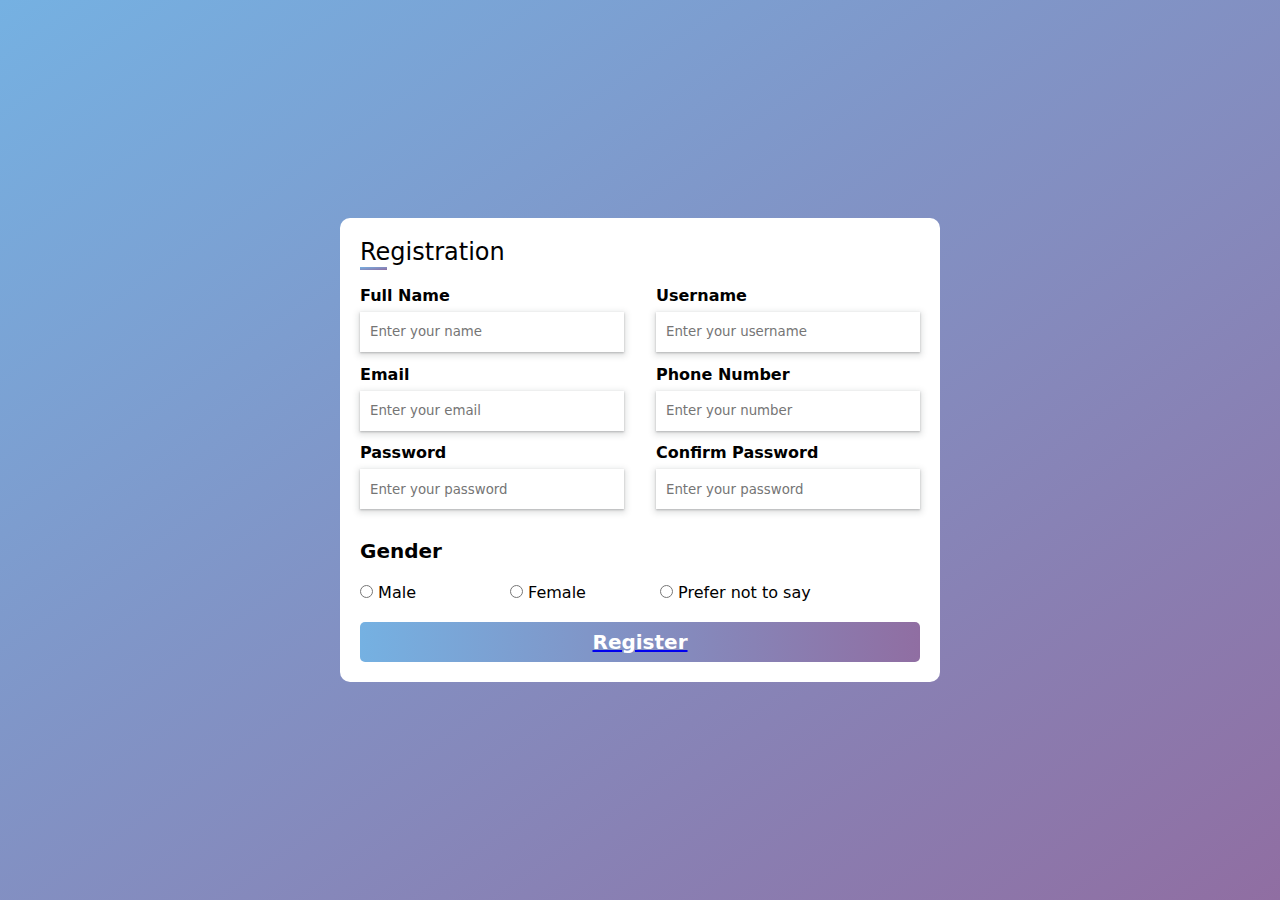
<file: css form/form1/index.html>
<!DOCTYPE html>
<html lang="en">

<head>
    <meta charset="UTF-8">
    <meta http-equiv="X-UA-Compatible" content="IE=edge">
    <meta name="viewport" content="width=device-width, initial-scale=1.0">
    <title>Document</title>
    <link rel="stylesheet" href="style.css">
</head>

<body>
<!-- 

    <!DOCTYPE html>
<html lang="en" dir="ltr">
  <head>
    <meta charset="UTF-8">
    <link rel="stylesheet" href="style.css">
     <meta name="viewport" content="width=device-width, initial-scale=1.0">
   </head>
<body>
  <div class="container">
    <div class="title">Registration</div>
    <div class="content">
      <form action="#">
        <div class="user-details">
          <div class="input-box">
            <span class="details">Full Name</span>
            <input type="text" placeholder="Enter your name" required>
          </div>
          <div class="input-box">
            <span class="details">Username</span>
            <input type="text" placeholder="Enter your username" required>
          </div>
          <div class="input-box">
            <span class="details">Email</span>
            <input type="text" placeholder="Enter your email" required>
          </div>
          <div class="input-box">
            <span class="details">Phone Number</span>
            <input type="text" placeholder="Enter your number" required>
          </div>
          <div class="input-box">
            <span class="details">Password</span>
            <input type="text" placeholder="Enter your password" required>
          </div>
          <div class="input-box">
            <span class="details">Confirm Password</span>
            <input type="text" placeholder="Confirm your password" required>
          </div>
        </div>
        <div class="gender-details">
          <input type="radio" name="gender" id="dot-1">
          <input type="radio" name="gender" id="dot-2">
          <input type="radio" name="gender" id="dot-3">
          <span class="gender-title">Gender</span>
          <div class="category">
            <label for="dot-1">
            <span class="dot one"></span>
            <span class="gender">Male</span>
          </label>
          <label for="dot-2">
            <span class="dot two"></span>
            <span class="gender">Female</span>
          </label>
          <label for="dot-3">
            <span class="dot three"></span>
            <span class="gender">Prefer not to say</span>
            </label>
          </div>
        </div>
        <div class="button">
          <input type="submit" value="Register">
        </div>
      </form>
    </div>
  </div>

</body>
</html> -->




    <div class="container">
        <div class="header_container">
            <h2>Registration</h2>
            <div class="btn"></div>
        </div>
        <div class="form">
            <div class="name">
                <label for="">Full Name</label>
                <input type="text" placeholder="Enter your name">
            </div>
            <div class="name">
                <label for="">Username</label>
                <input type="text" placeholder="Enter your username">
            </div>
            <div class="name">
                <label for="">Email</label>
                <input type="text" placeholder="Enter your email">
            </div>
            <div class="name">
                <label for="">Phone Number</label>
                <input type="text" placeholder="Enter your number">
            </div>
            <div class="name">
                <label for="">Password</label>
                <input type="text" placeholder="Enter your password">
            </div>
            <div class="name">
                <label for="">Confirm Password</label>
                <input type="text" placeholder="Enter your password">
            </div>
        </div>
        <div class="section">
            <div class="gender">Gender</div>
            <div class="check">
                <div class="male" value="male">
                    <input type="radio" name="name" id="male">
                    <label for="male">Male</label>
                </div>
                <div class="male">
                    <input type="radio" name="name" id="female">
                    <label for="female">Female</label>
                </div>
                <div class="male">
                    <input type="radio" name="name" id="prefer">
                    <label for="prefer">Prefer not to say</label>
                </div>
            </div>
        </div>
       <a href="../../digital marketing/index.html"> <div class="register_bottom">Register</div></a>
    </div>
</body>

</html>
</file>
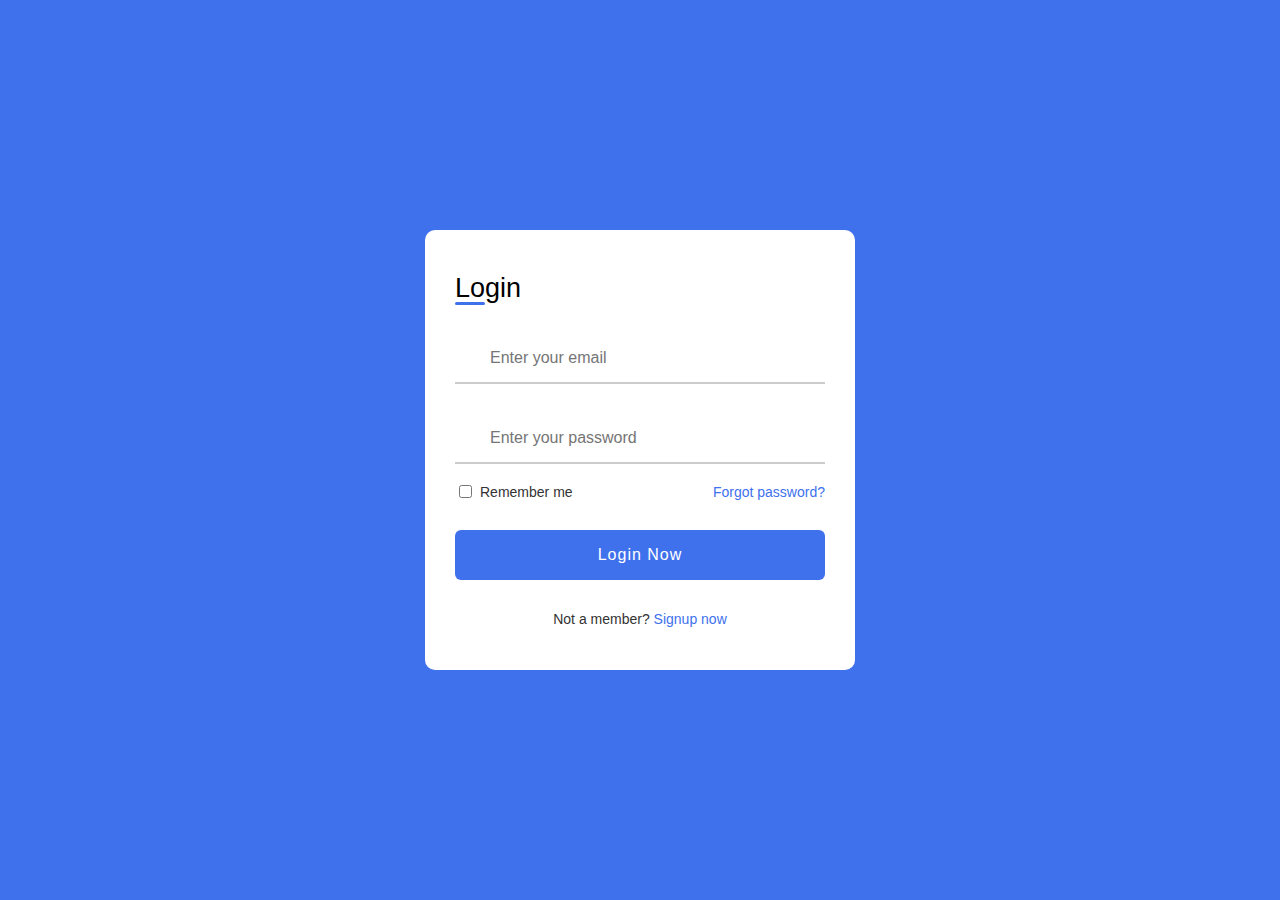
<file: css form/form2/index.html>
<!DOCTYPE html>
<html lang="en">

<head>
    <meta charset="UTF-8">
    <meta http-equiv="X-UA-Compatible" content="IE=edge">
    <meta name="viewport" content="width=device-width, initial-scale=1.0">
    <title>Document</title>
    <link rel="stylesheet" href="style.css">
    <link rel="stylesheet" href="https://cdnjs.cloudflare.com/ajax/libs/font-awesome/6.2.0/css/all.min.css"
        integrity="sha512-xh6O/CkQoPOWDdYTDqeRdPCVd1SpvCA9XXcUnZS2FmJNp1coAFzvtCN9BmamE+4aHK8yyUHUSCcJHgXloTyT2A=="
        crossorigin="anonymous" referrerpolicy="no-referrer" />
</head>

<body>



    <div class="container">
        <div class="forms">
            <div class="form login">
                <span class="title">Login</span>
                <form action="">
                    <div class="input-field">
                        <input type="text" placeholder="Enter your email" required>
                        <i class="fa-regular fa-envelope icon"></i>
                    </div>
                    <div class="input-field">
                        <input type="password" class="password" placeholder="Enter your password" required>
                        <i class="fa-solid fa-lock icon"></i>
                        <i class="fa-solid fa-eye-slash showHidePw"></i>

                    </div>

                    <div class="checkbox-text">
                        <div class="checkbox-content">
                            <input type="checkbox" id="logCheck">
                            <label for="logCheck" class="text">Remember me</label>
                        </div>
                        <a href="" class="text">Forgot password?</a>
                    </div>

                    <div class="input-field button">
                        <input type="button" value="Login Now">
                    </div>
                </form>
                <div class="login-signup">
                    <span class="text">Not a member? <a href="" class="text signup-link">Signup now</a></span>
                </div>
            </div>

<!-- Register form -->

            <div class="form signup">
                <span class="title">Registration</span>
                <form action="">
                    <div class="input-field">
                        <input type="text" placeholder="Enter your name" required>
                        <i class="fa-regular fa-user"></i>
                    </div>
                    <div class="input-field">
                        <input type="text" placeholder="Enter your email" required>
                        <i class="fa-regular fa-envelope icon"></i>
                    </div>
                    <div class="input-field">
                        <input type="password" class="password"  placeholder="Enter your password" required>
                        <i class="fa-solid fa-lock icon"></i>

                    </div>
                    <div class="input-field">
                        <input type="password" class="password"  placeholder="Enter your password" required>
                        <i class="fa-solid fa-lock icon"></i>
                        <i class="fa-solid fa-eye-slash showHidePw"></i>

                    </div>

                    <div class="checkbox-text">
                        <div class="checkbox-content">
                            <input type="checkbox" id="logCheck">
                            <label for="logCheck" class="text">Remember me</label>
                        </div>
                        <a href="" class="text">Forgot password?</a>
                    </div>

                    <div class="input-field button">
                        <input type="button" value="Login Now">
                    </div>
                </form>
                <div class="login-signup">
                    <span class="text">Not a member? <a href="" class="text login-link">Signup now</a></span>
                </div>
            </div>
        </div>
    </div>
















    <!-- <div class="container">
        <div class="login_form">
            <div class="register_header">
                <h2>Login</h2>
            </div>

            <div class="form">
                <div class="login lgn">
                    <i class="fa-regular fa-envelope"></i>
                    <input type="text" name="" id="" placeholder="Enter your email">
                </div>
                <div class="login psw">
                    <i class="fa-solid fa-lock"></i>
                    <input type="password" class="password" placeholder="Enter your password">
                    <i class="fa-solid fa-eye-slash"></i>
                </div>
            </div>
            <div class="remember_section">
                <div class="remember">
                    <input type="checkbox">
                    <span>Remember me</span>
                </div>
                <div class="forgot">
                    Forgot password?
                </div>
            </div>
            <div class="login_button">
                Login Now
            </div>

            <div class="footer">
                Not a member?<span><a href="" class="sign">Signup now</a></span>
            </div>
        </div>

        <div class="register_form">
            <div class="register_header">
                <h2>Registration</h2>
            </div>

            <div class="form">
                <div class="login lgn">
                    <i class="fa-regular fa-user"></i>
                    <input type="text" name="" id="" placeholder="Enter your email">
                </div>
                <div class="login lgn">
                    <i class="fa-regular fa-envelope"></i>
                    <input type="text" name="" id="" placeholder="Enter your email">
                </div>
                <div class="login lgn">
                    <i class="fa-solid fa-lock"></i>
                    <input type="text" name="" id="" placeholder="Enter your email">
                </div>
                <div class="login psw2">
                    <i class="fa-solid fa-lock"></i>
                    <input type="password" class="password_register" placeholder="Enter your password">
                    <i class="fa-solid fa-eye-slash eye_register"></i>
                </div>
            </div>
            <div class="remember_section">
                <div class="remember">
                    <input type="checkbox">
                    <span>I accept all terms & conditions</span>
                </div>
              
            </div>
            <div class="login_button_now">
                Login Now
            </div>

            <div class="footer">
                Not a member?<span><a href="">Signup now</a></span>
            </div>
        </div>
    </div> -->


    <script src="index.js"></script>

</body>

</html>
</file>
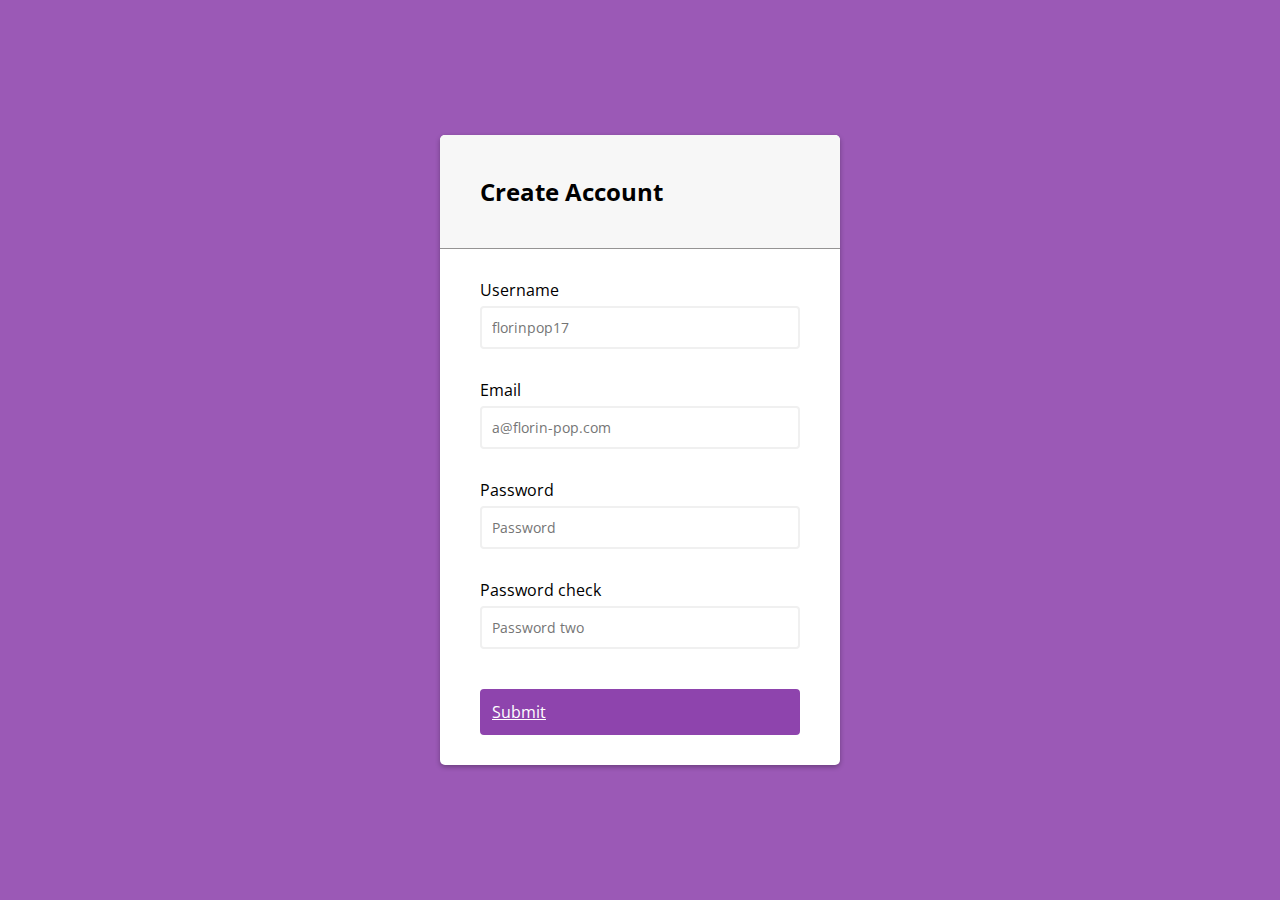
<file: css form/form3/index.html>
<!DOCTYPE html>
<html lang="en">

<head>
    <meta charset="UTF-8">
    <meta http-equiv="X-UA-Compatible" content="IE=edge">
    <meta name="viewport" content="width=device-width, initial-scale=1.0">
    <title>Document</title>
    <link rel="stylesheet" href="style.css">
    <link rel="stylesheet" href="https://cdnjs.cloudflare.com/ajax/libs/font-awesome/6.2.0/css/all.min.css"
        integrity="sha512-xh6O/CkQoPOWDdYTDqeRdPCVd1SpvCA9XXcUnZS2FmJNp1coAFzvtCN9BmamE+4aHK8yyUHUSCcJHgXloTyT2A=="
        crossorigin="anonymous" referrerpolicy="no-referrer" />
</head>

<body>
    <div class="container">
        <div class="header">
            <h2>Create Account</h2>
        </div>
        <form id="form" class="form">
            <div class="form-control ">
                <label for="username">Username</label>
                <input type="text" placeholder="florinpop17" id="username" />
                <i class="fas fa-check-circle"></i>
                <i class="fas fa-exclamation-circle"></i>
                <small>Error message</small>
            </div>
            <div class="form-control">
                <label for="username">Email</label>
                <input type="email" placeholder="a@florin-pop.com" id="email" />
                <i class="fas fa-check-circle"></i>
                <i class="fas fa-exclamation-circle"></i>
                <small>Error message</small>
            </div>
            <div class="form-control">
                <label for="username">Password</label>
                <input type="password" placeholder="Password" id="password" />
                <i class="fas fa-check-circle"></i>
                <i class="fas fa-exclamation-circle"></i>
                <small>Error message</small>
            </div>
            <div class="form-control">
                <label for="username">Password check</label>
                <input type="password" placeholder="Password two" id="password2" />
                <i class="fas fa-check-circle"></i>
                <i class="fas fa-exclamation-circle"></i>
                <small>Error message</small>
            </div>
           
            <a href="../../digital marketing/index.html">Submit</a>
        </form>
    </div>


<script>

    let btn=document.querySelector('button')
    btn.addEventListener('click', ()=>{
        console.log('asdas')
    })
</script>
    <script src="index.js"></script>
</body>

</html>
</file>
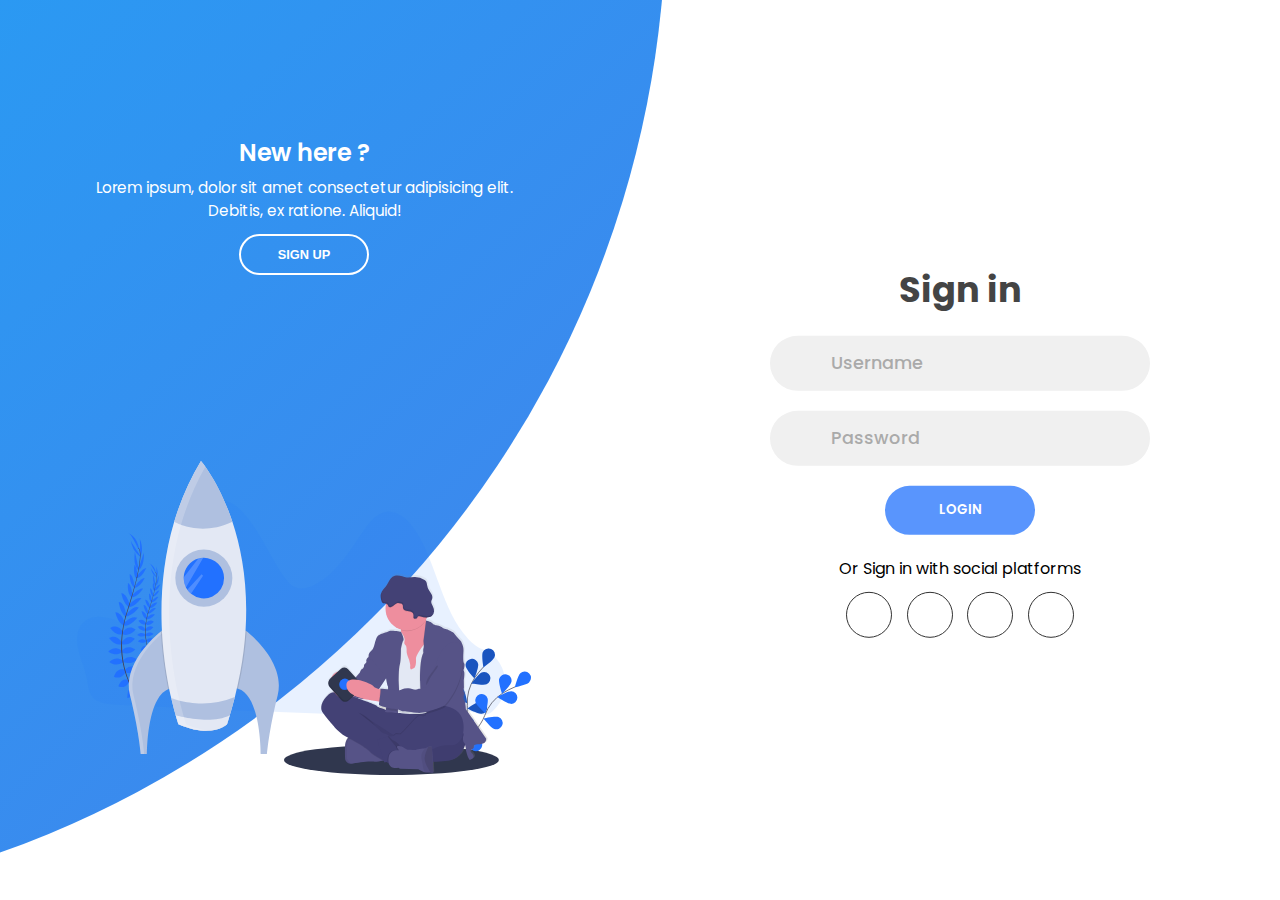
<file: css form/form4/index.html>
<!DOCTYPE html>
<html lang="en">

<head>
    <meta charset="UTF-8">
    <meta http-equiv="X-UA-Compatible" content="IE=edge">
    <meta name="viewport" content="width=device-width, initial-scale=1.0">
    <title>Document</title>
    <link rel="stylesheet" href="style.css">
    <link rel="stylesheet" href="https://cdnjs.cloudflare.com/ajax/libs/font-awesome/6.2.0/css/all.min.css"
        integrity="sha512-xh6O/CkQoPOWDdYTDqeRdPCVd1SpvCA9XXcUnZS2FmJNp1coAFzvtCN9BmamE+4aHK8yyUHUSCcJHgXloTyT2A=="
        crossorigin="anonymous" referrerpolicy="no-referrer" />

</head>

<body>



    <div class="container">
        <div class="forms-container">
            <div class="signin-signup">
                <form action="" class="sign-in-form">
                    <h2 class="title">Sign in</h2>
                    <div class="input-field">
                        <i class="fa-regular fa-user"></i>
                        <input type="text" placeholder="Username" name="" id="">
                    </div>
                    <div class="input-field">
                        <i class="fa-solid fa-lock icon"></i>
                        <input type="paswword" placeholder="Password">
                    </div>
                   <a href="./index2.html"> <input  type="submit" value="Login" class="btn solid"></a>
                    <p class="social-text">Or Sign in with social platforms</p>
                    <div class="social-media">
                        <a href="" class="social-icon">
                            <i class="fa-brands fa-facebook-f"></i>
                        </a>
                        <a href="" class="social-icon">
                            <i class="fa-brands fa-twitter"></i>
                        </a>
                        <a href="" class="social-icon">
                            <i class="fa-brands fa-google"></i>
                        </a>
                        <a href="" class="social-icon">
                            <i class="fa-brands fa-linkedin-in"></i>
                        </a>

                    </div>
                </form>
                <form action="" class="sign-up-form">
                    <h2 class="title">Sign up</h2>
                    <div class="input-field">
                        <i class="fa-regular fa-user"></i>
                        <input type="text" placeholder="Username" name="" id="">
                    </div>
                    <div class="input-field">
                        <i class="fa-regular fa-user"></i>
                        <input type="email" placeholder="Email" name="" id="">
                    </div>
                    <div class="input-field">
                        <i class="fa-solid fa-lock icon"></i>
                        <input type="paswword" placeholder="Password">
                    </div>
                    <input type="submit" value="Sign up" class="btn solid">
                    <p class="social-text">Or Sign up with social platforms</p>
                    <div class="social-media">
                        <a href="" class="social-icon">
                            <i class="fa-brands fa-facebook-f"></i>
                        </a>
                        <a href="" class="social-icon">
                            <i class="fa-brands fa-twitter"></i>
                        </a>
                        <a href="" class="social-icon">
                            <i class="fa-brands fa-google"></i>
                        </a>
                        <a href="" class="social-icon">
                            <i class="fa-brands fa-linkedin-in"></i>
                        </a>

                    </div>
                </form>
            </div>
        </div>
        <div class="panels-container">
            <div class="panel left-panel">
                <div class="content">
                    <h3>New here ?</h3>
                    <p>
                        Lorem ipsum, dolor sit amet consectetur adipisicing elit. Debitis,
                        ex ratione. Aliquid!
                    </p>
                    <button class="btn transparent" id="sign-up-btn">
                        Sign up
                    </button>
                </div>
                <img src="log.svg" class="image" alt="" />
            </div>
            <div class="panel right-panel">
                <div class="content">
                    <h3>One of us ?</h3>
                    <p>
                        Lorem ipsum dolor sit amet consectetur adipisicing elit. Nostrum
                        laboriosam ad deleniti.
                    </p>
                    <button class="btn transparent" id="sign-in-btn">
                        Sign in
                    </button>
                </div>
                <img src="register.svg" class="image" alt="" />
            </div>
        </div>
    </div>







<script>

    let btn=document.querySelector('.solid')

btn.addEventListener('click', ()=>{
    console.log('eenenen')
})
</script>








    <!-- <div class="navbar">
        <div class="forms">
            <div class="form login">
                <div class="left">

                    <div class="left_header">
                        <h3>New here?</h3>
                        <p>Lorem ipsum dolor sit amet consectetur adipisicing elit. Sequi asperiores cum accusantium
                            obcaecati rem reprehenderit.</p>
                        <button type="submit" class="submit_btn">SIGN UP</button>
                    </div>
                    <img src="./log.svg" alt="">

                </div>
                <div class="right">
                   <div class="right_container">
                    <div class="right_header">
                        <h2>Sign in</h2>
                    </div>
                    <form action="">
                        <div class="input">
                            <input type="text" placeholder="Put your name...">

                            <i class="fa-regular fa-user"></i>
                        </div>
                        <div class="input">
                            <input type="password" placeholder="Put your password...">

                            <i class="fa-solid fa-lock icon"></i>
                        </div>
                        <input type="submit" class="login_btn">
                    </form>
                    <div class="footer">
                        <p>Or Sign in with social platforms</p>
                        <div class="icons">
                            <i class="fa-brands fa-facebook-f"></i>
                            <i class="fa-brands fa-twitter"></i>
                            <i class="fa-brands fa-google"></i>
                            <i class="fa-brands fa-linkedin-in"></i>
                        </div>
                    </div>
                   </div>

                </div>
            </div>

        </div>
    </div> -->



    <script src="index.js"></script>
</body>

</html>
</file>
<file: css form/form1/style.css>
* {
    margin: 0;
    padding: 0;
    box-sizing: border-box;
    font-family: system-ui, -apple-system, BlinkMacSystemFont, 'Segoe UI', Roboto, Oxygen, Ubuntu, Cantarell, 'Open Sans', 'Helvetica Neue', sans-serif
}

@import url('https://fonts.googleapis.com/css2?family=Poppins:wght@200;300;400;500;600;700&display=swap');
/* *{
  margin: 0;
  padding: 0;
  box-sizing: border-box;
  font-family: 'Poppins',sans-serif;
}
body{
  height: 100vh;
  display: flex;
  justify-content: center;
  align-items: center;
  padding: 10px;
  background: linear-gradient(135deg, #71b7e6, #9b59b6);
}
.container{
  max-width: 700px;
  width: 100%;
  background-color: #fff;
  padding: 25px 30px;
  border-radius: 5px;
  box-shadow: 0 5px 10px rgba(0,0,0,0.15);
}
.container .title{
  font-size: 25px;
  font-weight: 500;
  position: relative;
}
.container .title::before{
  content: "";
  position: absolute;
  left: 0;
  bottom: 0;
  height: 3px;
  width: 30px;
  border-radius: 5px;
  background: linear-gradient(135deg, #71b7e6, #9b59b6);
}
.content form .user-details{
  display: flex;
  flex-wrap: wrap;
  justify-content: space-between;
  margin: 20px 0 12px 0;
}
form .user-details .input-box{
  margin-bottom: 15px;
  width: calc(100% / 2 - 20px);
}
form .input-box span.details{
  display: block;
  font-weight: 500;
  margin-bottom: 5px;
}
.user-details .input-box input{
  height: 45px;
  width: 100%;
  outline: none;
  font-size: 16px;
  border-radius: 5px;
  padding-left: 15px;
  border: 1px solid #ccc;
  border-bottom-width: 2px;
  transition: all 0.3s ease;
}
.user-details .input-box input:focus,
.user-details .input-box input:valid{
  border-color: #9b59b6;
}
 form .gender-details .gender-title{
  font-size: 20px;
  font-weight: 500;
 }
 form .category{
   display: flex;
   width: 80%;
   margin: 14px 0 ;
   justify-content: space-between;
 }
 form .category label{
   display: flex;
   align-items: center;
   cursor: pointer;
 }
 form .category label .dot{
  height: 18px;
  width: 18px;
  border-radius: 50%;
  margin-right: 10px;
  background: #d9d9d9;
  border: 5px solid transparent;
  transition: all 0.3s ease;
}
 #dot-1:checked ~ .category label .one,
 #dot-2:checked ~ .category label .two,
 #dot-3:checked ~ .category label .three{
   background: #9b59b6;
   border-color: #d9d9d9;
 }
 form input[type="radio"]{
   display: none;
 }
 form .button{
   height: 45px;
   margin: 35px 0
 }
 form .button input{
   height: 100%;
   width: 100%;
   border-radius: 5px;
   border: none;
   color: #fff;
   font-size: 18px;
   font-weight: 500;
   letter-spacing: 1px;
   cursor: pointer;
   transition: all 0.3s ease;
   background: linear-gradient(135deg, #71b7e6, #9b59b6);
 }
 form .button input:hover{
  background: linear-gradient(-135deg, #71b7e6, #9b59b6);
  }
 @media(max-width: 584px){
 .container{
  max-width: 100%;
}
form .user-details .input-box{
    margin-bottom: 15px;
    width: 100%;
  }
  form .category{
    width: 100%;
  }
  .content form .user-details{
    max-height: 300px;
    overflow-y: scroll;
  }
  .user-details::-webkit-scrollbar{
    width: 5px;
  }
  }
  @media(max-width: 459px){
  .container .content .category{
    flex-direction: column;
  }
} */






body {
    background-image: linear-gradient(to right bottom, #75B1E2, #906EA2);
    height: 100vh;
    display: flex;
    align-items: center;
    justify-content: center;
    padding: 30px 40px;
}

.container {
    padding: 20px;
    background: white;
    width: 600px;
    border-radius: 10px;
}

.container .header_container {
    margin-bottom: 20px;

}

.container .header_container h2 {
    position: relative;
    font-weight: 500;
}

.container .header_container h2:after {
    content: '';
    width: 27px;
    height: 3px;
    background-image: linear-gradient(to right bottom, #75B1E2, #906EA2);
    position: absolute;
    bottom: -4px;
    left: 0;

}

.form {
    display: grid;
    grid-template-columns: repeat(2, 1fr);
    row-gap: .8rem;
    column-gap: 2rem;
 
}

.name {
    display: flex;
    flex-direction: column;
}

.name label {
    font-weight: 600;
}

.name input {
    padding-left: 10px;
    margin-top: 7px;
    height: 40px;
    border: none;
    outline: none;
    box-shadow: rgba(60, 64, 67, 0.3) 0px 1px 2px 0px, rgba(60, 64, 67, 0.15) 0px 2px 6px 2px;
}




.section {margin-top: 30px;}

.section .gender{
    font-weight: 600;
    font-size: 20px;
    margin-bottom: 20px;
}

.check{
    display: flex;
    align-items: center;
    flex-wrap: wrap;

}

.check div{
    width: 150px;
    white-space: nowrap;
}

.register_bottom{
    width: 100%;
    height: 40px;
    background-image: linear-gradient(to right, #75B1E2, #906EA2 );
    margin-top: 20px;
    text-align: center;
    line-height: 40px;
    border-radius: 5px;
    color:white;
    font-size: 20px;
    font-weight: 600;
}


@media(max-width:700px){

    
    .form{
        grid-template-columns: repeat(1,1fr);
        overflow-y: auto;
        height: 300px;
    }



}
</file>
<file: css form/form2/style.css>
* {
    margin: 0;
    padding: 0;
    box-sizing: border-box;
    font-family: Arial, Helvetica, sans-serif;
    text-decoration: none;
}

body {
    height: 100vh;
    display: flex;
    align-items: center;
    justify-content: center;
    background: #4071ED;
}

.forms {

    width: 200%;
    display: flex;
    align-items: center;
    height: 440px;
}

.container.active .login{
    margin-left: -50%;
}


.container {
    position: relative;
    max-width: 430px;
    width: 100%;
    background: white;
    border-radius: 10px;
    overflow: hidden;

}


.container .signup{
    opacity: 0;
}

.container.active .signup{
    opacity: 1;
}

.container.active .login{
    opacity: 0;
}

.container.active .forms{
    height: 600px;
    overflow: hidden;
}

.container .form {
    padding: 30px;
    width: 50%;
    background: white;
    transition: .5s all;
}

.container .form .title {
    font-size: 27px;
    position: relative;
}

.container .form .title:before {
    content: '';
    position: absolute;
    width: 30px;
    height: 3px;
    background: #4071ED;
    bottom: -2px;
    left: 0;
    border-radius: 25px;
}


.form .input-field {
    height: 50px;
    width: 100%;
    margin-top: 30px;
    position: relative;
}


.form .input-field input {
    width: 100%;
    height: 100%;
    position: absolute;
    border: none;
    outline: none;
    padding: 0 35px;
    border-bottom: 2px solid #ccc;
    font-size: 16px;
    transition: .5s all;
}

.form .input-field i {
    position: absolute;
    top: 50%;
    transform: translateY(-50%);
    font-size: 20px;
}

.input-field i.icon {
    left: 0
}

.input-field i.showHidePw {
    right: 0;
}

.input-field input:is(:focus, :valid) {
    border-bottom-color: #4071ED;

}

.input-field input:is(:focus, :valid)~i {
    color: #4071ED
}



.checkbox-text {
    display: flex;
    justify-content: space-between;
    margin-top: 20px;
}




.checkbox-text .checkbox-content {
    display: flex;
    align-items: center;
}

.checkbox-content input {
    accent-color: #4071ED;
    margin: 0 8px 0 4px;
}

.form .text {
    color: #333;
    font-size: 14px;
}


.form a {
    text-decoration: none;
    color: #4071ED !important
}

.form a:hover {
    text-decoration: underline;
}


.input-field.button input {
    border: none;
    background: #4071ED;
    color: white;
    letter-spacing: 1px;
    border-radius: 6px;
}


.form .login-signup {
    margin-top: 30px;
    text-align: center;
}


/* 

body {
    background: #4071ED;
    display: flex;
    align-items: center;
    justify-content: center;
    height: 100vh;
}

.container {
    background: white;
    width: 350px;
    border-radius: 10px;
    padding: 20px;
    overflow: hidden;
    position: relative;

}

.login_form{
   display: block;
}

 .container .register_form{
     display: none;
}


.register_header {
    margin-bottom: 30px;
}

.register_header h2 {
    position: relative;
    font-size: 25px;
    font-weight: 500;
}

.register_header h2:after {
    content: '';
    position: absolute;
    width: 25px;
    height: 3px;
    background: #4071ED;
    bottom: -2px;
    left: 0
}

.form .login {
    width: 100%;
    display: flex;
    align-items: center;
    border-bottom: 2px solid gray;
    margin: 30px 0;
    color:gray
}

.form .login.active{
    color:#4071ED;
    border-bottom: 2px solid #4071ED;
}

.form .login input {
    width: 100%;
    height: 30px;
    border: none;
    outline: none;
    margin: 0 10px;
}

.remember_section{
    display: flex;
    align-items: center;
    justify-content: space-between;
    font-size: 14px;
    margin: -10px 0 25px;
}

.remember_section .forgot{
    color: #4071ED;
}

.login_button, .login_button_now{
    width: 100%;
    height: 40px;
    background: #4071ED;
    text-align: center;
    color:white;
    line-height: 40px;
    border-radius: 5px;
}

.footer{
    display: flex;
    align-items: center;
    justify-content: center;
    font-size: 14px;
    margin: 30px 0;
}

.footer span a{
    color:#4071ED;
    margin-left: 5px;
} */
</file>
<file: css form/form3/style.css>
@import url('https://fonts.googleapis.com/css?family=Muli&display=swap');
@import url('https://fonts.googleapis.com/css?family=Open+Sans:400,500&display=swap');

* {
	box-sizing: border-box;
}

body {
	background-color: #9b59b6;
	font-family: 'Open Sans', sans-serif;
	display: flex;
	align-items: center;
	justify-content: center;
	min-height: 100vh;
	margin: 0;
}


.container {
	background-color: #fff;
	border-radius: 5px;
	box-shadow: 0 2px 5px rgba(0, 0, 0, 0.3);
	overflow: hidden;
	width: 400px;
	max-width: 100%;
}


.header {
	border-bottom: 1px solid #959393;
	background-color: #f7f7f7;
	padding: 20px 40px;
}


.form {
	padding: 30px 40px;	
}

.form-control {
	margin-bottom: 10px;
	padding-bottom: 20px;
	position: relative;
}

.form-control label {
	display: inline-block;
	margin-bottom: 5px;
}

.form-control input {
	border: 2px solid #f0f0f0;
	border-radius: 4px;
	display: block;
	font-family: inherit;
	font-size: 14px;
	padding: 10px;
	width: 100%;
}


.form-control.success input{
    border-color:#2ecc71
}

.form-control.error input{
    border-color:#e74c3c
}

.form-control.success i.fa-check-circle{
  visibility: visible;  
  color:#2ecc71
}

.form-control.error i.fa-exclamation-circle{
    visibility: visible;
    color:#e74c3c
}

.form-control.error small{
    visibility: visible;
}

.form-control i {
	visibility: hidden;
	position: absolute;
	top: 40px;
	right: 10px;
}


.form-control small {
	color: #e74c3c;
	position: absolute;
	bottom: 0;
	left: 0;
	visibility: hidden;
}



.form a {
	background-color: #8e44ad;
	border: 2px solid #8e44ad;
	border-radius: 4px;
	color: #fff;
	display: block;
	font-family: inherit;
	font-size: 16px;
	padding: 10px;
	margin-top: 20px;
	width: 100%;
}



/* 
.container {
	background-color: #fff;
	border-radius: 5px;
	box-shadow: 0 2px 5px rgba(0, 0, 0, 0.3);
	overflow: hidden;
	width: 400px;
	max-width: 100%;
}

.header {
	border-bottom: 1px solid #f0f0f0;
	background-color: #f7f7f7;
	padding: 20px 40px;
}

.header h2 {
	margin: 0;
}

.form {
	padding: 30px 40px;	
}

.form-control {
	margin-bottom: 10px;
	padding-bottom: 20px;
	position: relative;
}

.form-control label {
	display: inline-block;
	margin-bottom: 5px;
}

.form-control input {
	border: 2px solid #f0f0f0;
	border-radius: 4px;
	display: block;
	font-family: inherit;
	font-size: 14px;
	padding: 10px;
	width: 100%;
}

.form-control input:focus {
	outline: 0;
	border-color: #777;
}

.form-control.success input {
	border-color: #2ecc71;
}

.form-control.error input {
	border-color: #e74c3c;
}

.form-control i {
	visibility: hidden;
	position: absolute;
	top: 40px;
	right: 10px;
}

.form-control.success i.fa-check-circle {
	color: #2ecc71;
	visibility: visible;
}

.form-control.error i.fa-exclamation-circle {
	color: #e74c3c;
	visibility: visible;
}

.form-control small {
	color: #e74c3c;
	position: absolute;
	bottom: 0;
	left: 0;
	visibility: hidden;
}

.form-control.error small {
	visibility: visible;
}

.form button {
	background-color: #8e44ad;
	border: 2px solid #8e44ad;
	border-radius: 4px;
	color: #fff;
	display: block;
	font-family: inherit;
	font-size: 16px;
	padding: 10px;
	margin-top: 20px;
	width: 100%;
}


 */
</file>
<file: css form/form4/style.css>
@import url("https://fonts.googleapis.com/css2?family=Poppins:wght@200;300;400;500;600;700;800&display=swap");

* {
    margin: 0;
    padding: 0;
    box-sizing: border-box;
}

form{
    z-index: 999;
}

body,
input {
    font-family: "Poppins", sans-serif;
}

.container {
    position: relative;
    width: 100%;
    background-color: #fff;
    min-height: 100vh;
    overflow: hidden;
}

.container::before {
    content: "";
    position: absolute;
    height: 2000px;
    width: 2000px;
    top: -10%;
    right: 48%;
    transform: translateY(-50%);
    background-image: linear-gradient(-45deg, #4481eb 0%, #04befe 100%);
    transition: 1.8s ease-in-out;
    border-radius: 50%;
    z-index: 5;
    transition: 1.8s ease-in-out;
}

.signin-signup {
    position: absolute;
    top: 50%;
    left: 75%;
    transform: translate(-50%, -50%);
    width: 50%;
    display: grid;
    grid-template-columns: 1fr;

}




.forms-container {
    position: absolute;
    width: 100%;
    height: 100%;
    top: 0;
    left: 0;
}


form {
    display: flex;
    align-items: center;
    justify-content: center;
    flex-direction: column;
    grid-column: 1/2;
    grid-row: 1/2;
    padding: 0 5rem;
    overflow: hidden;
}

form.sign-up-form {
    opacity: 0;
    z-index: 1;
}

form.sign-in-form {
    z-index: 2;
}

.title {
    font-size: 2.2rem;
    color: #444;
    margin-bottom: 10px;
}


.input-field {
    max-width: 380px;
    width: 100%;
    background-color: #f0f0f0;
    margin: 10px 0;
    height: 55px;
    border-radius: 55px;
    display: grid;
    grid-template-columns: 15% 85%;
    padding: 0 0.4rem;
}

.input-field i {
    text-align: center;
    line-height: 55px;
    color: #acacac;
    transition: 0.5s;
    font-size: 1.1rem;
}

.input-field input {
    background: none;
    outline: none;
    border: none;
    line-height: 1;
    font-weight: 600;
    font-size: 1.1rem;
    color: #333;
}

.input-field input::placeholder {
    color: #aaa;
    font-weight: 500;
}

.social-text {
    padding: 0.7rem 0;
    font-size: 1rem;
}

.social-media {
    display: flex;
    justify-content: center;
}

.social-icon {
    height: 46px;
    width: 46px;
    display: flex;
    justify-content: center;
    align-items: center;
    margin: 0 0.45rem;
    color: #333;
    border-radius: 50%;
    border: 1px solid #333;
    text-decoration: none;
    font-size: 1.1rem;
    transition: 0.3s;
}


.btn {
    width: 150px;
    background-color: #5995fd;
    border: none;
    outline: none;
    height: 49px;
    border-radius: 49px;
    color: #fff;
    text-transform: uppercase;
    font-weight: 600;
    margin: 10px 0;
    cursor: pointer;
    transition: 0.5s;
}

.btn:hover {
    background-color: #4d84e2;
}

.panels-container {
    position: absolute;
    height: 100%;
    width: 100%;
    top: 0;
    left: 0;
    display: grid;
    grid-template-columns: repeat(2, 1fr);

}

.panel {
    display: flex;
    flex-direction: column;
    align-items: flex-end;
    justify-content: space-around;
    text-align: center;
    z-index: 6;
}

.left-panel {
    pointer-events: all;
    padding: 3rem 17% 2rem 12%;
}

.right-panel {
    pointer-events: none;
    padding: 3rem 12% 2rem 17%;
}


.panel .content {
    color: #fff;
    /* transition: transform 0.9s ease-in-out;
    transition-delay: 0.6s; */
    transition: transform 0.9s ease-in-out;
}


.panel h3 {
    font-weight: 600;
    line-height: 1;
    font-size: 1.5rem;
}

.panel p {
    font-size: 0.95rem;
    padding: 0.7rem 0;
}

.btn.transparent {
    margin: 0;
    background: none;
    border: 2px solid #fff;
    width: 130px;
    height: 41px;
    font-weight: 600;
    font-size: 0.8rem;
}

.image {
    width: 100%;
    transition: 1.8s all;
}






.right-panel .image,
.right-panel .content {
    transform: translateX(800px);
}





/* Animation */


.container.sign-up-mode:before {
    transform: translate(100%, -50%);
}

.container.sign-up-mode .left-panel .image,
.container.sign-up-mode .left-panel .content {
    transform: translateX(-800px);
}



.container.sign-up-mode .right-panel .image,
.container.sign-up-mode .right-panel .content {
    transform: translateX(0%);
}




.container.sign-up-mode .left-panel {
    pointer-events: none;
}

.container.sign-up-mode .right-panel {
    pointer-events: all;
}

.container.sign-up-mode .signin-signup {
    left: 25%
}

.container.sign-up-mode form.sign-in-form {
    z-index: 1;
    opacity: 0;
}


.container.sign-up-mode form.sign-up-form {
    z-index: 2;
    opacity: 1;
}




@media(max-width:870px) {
    .container {
        min-height: 800px;
        height: 100vh;
    }

    .container:before {
        /* display: none; */
        width: 1500px;
        height: 1500px;
        left:30%;
        transform: translateX(-50%);
        bottom: 60%;
        right: initial;
        top:inherit
       
    }

    .signin-signup {
        width: 100%;
        left: 50%;
        top: 95%;
        transform: translate(-50%, -100%);
    }

    .panels-container {
        grid-template-columns: 1fr;
        grid-template-rows: 1fr 2fr 1fr;
       justify-content: space-between;

    }

    .left-panel {
        grid-row: 1/2;
    }

    .right-panel {
        grid-row: 3/4;
    }

    .image {
        width: 200px;
    }

    .panel {
        flex-direction: row;
        justify-content: space-around;
        align-items: center;
    }

    .right-panel .content,
    .right-panel .image {
        transform: translateY(300px);
    }


    .container.sign-up-mode:before{
        transform: translate(-50%, 100%);
        bottom: 32%;
     
    }

    .container.sign-up-mode .signin-signup{
        left:50%;
        top:60%
    }
}
</file>
